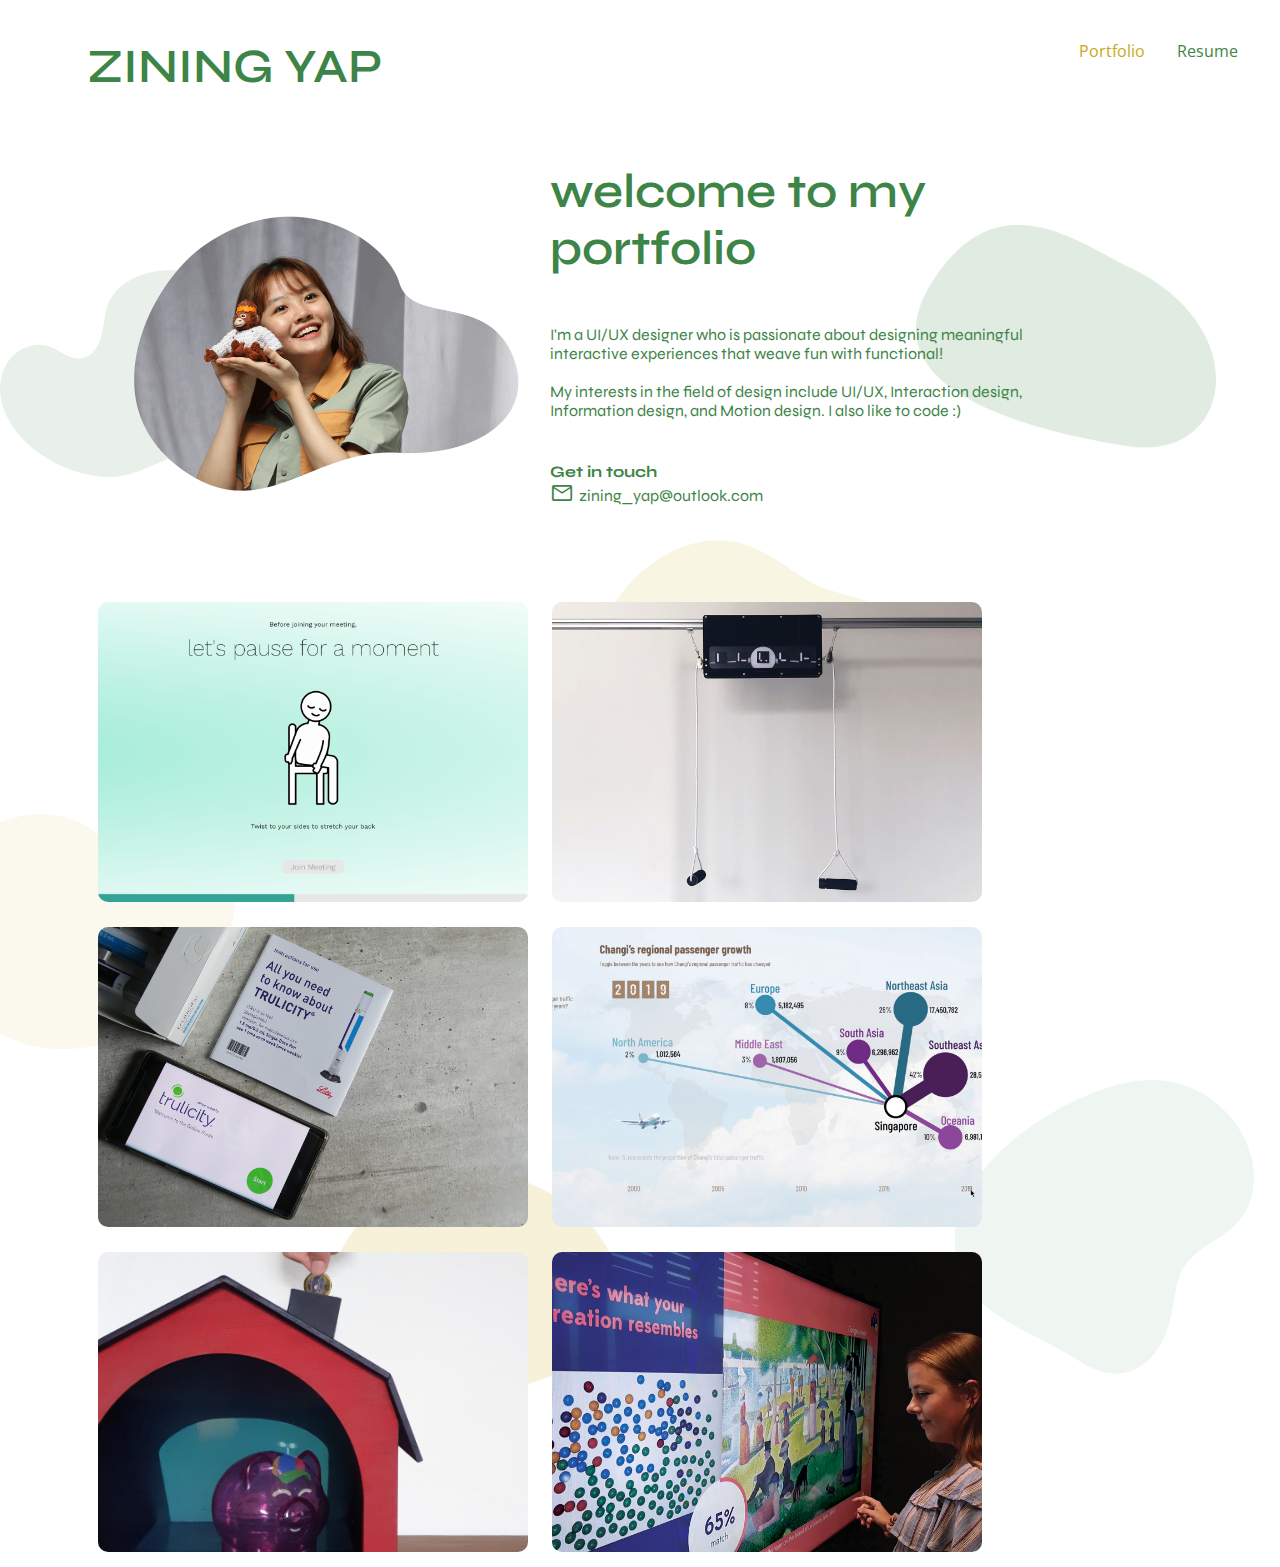
<file: index.html>
<!DOCTYPE html>
<html lang="en">

<head>
  <meta charset="utf-8">
  <title>Portfolio</title>
  <meta name="viewport" content="width=device-width, initial-scale=1" />
  <link rel="stylesheet" type="text/css" href="css/project.css">
  <link rel="stylesheet" type="text/css" href="css/portfolio.css">
  <link
    href="https://fonts.googleapis.com/css2?family=Josefin+Sans:wght@100;300;400;600&family=Open+Sans:wght@300;400;600;700&family=Syne:wght@400;600;700;800&display=swap"
    rel="stylesheet">
    <link rel="stylesheet" href="https://fonts.googleapis.com/css2?family=Material+Symbols+Outlined:opsz,wght,FILL,GRAD@20..48,100..700,0..1,-50..200" />
  <link rel="stylesheet" href="https://cdnjs.cloudflare.com/ajax/libs/font-awesome/4.7.0/css/font-awesome.min.css">
  <script src="script.js"></script>
</head>

<body>
  <section>
<img src="img/g1.png" class="blob" id="g1" data-speed="7">
<img src="img/g2.png" class="blob" id="g2" data-speed="9">
<img src="img/g3.png" class="blob" id="g3" data-speed="5">
<img src="img/y1.png" class="blob" id="y1" data-speed="9">
<img src="img/y2.png" class="blob" id="y2" data-speed="5">
<img src="img/y3.png" class="blob" id="y3" data-speed="2">
</section>  
  <div class="topnav" id="myTopnav">
    <h1 id="name">ZINING YAP</h1>
    <a href="resume.html">Resume</a>
    <a class="active" href="index.html">Portfolio</a>
    <a href="javascript:void(0);" class="icon" onclick="showMenu()">
      <i class="fa fa-bars"></i>
    </a>
    </ul>
  </div>
  <main>
  <div class="main">
    <div class="portrait">
      <img width="400px" class="blob" data-speed="1"src="img/zining.gif">
    </div>
    <div class="about-me blob" data-speed="0.5">
      <h1>welcome to my portfolio</h1>
      <p>I'm a UI/UX designer who is passionate about designing meaningful interactive experiences that weave fun with
        functional!<br><br>My interests in the field of design include UI/UX, Interaction design, Information design, and
        Motion design. I also like to code :)</p>
        <p id="contact-me"><b>Get in touch</b><br><span class="material-symbols-outlined">
          mail
          </span><a id="email" href="mailto:zining_yap@outlook.com">zining_yap@outlook.com</a></p>
    </div>

    <div class="portfolio-gallery">
      <div class="proj-card" data-speed="1">
        <div class="proj-card-name" id="tbrm">
          <p class="proj-type">Thesis Project</p>
          <h1>Transitions between <br>remote meetings</h1>
          <p>UI/UX, Interaction Design, Zoom fatigue</p>
        </div>
        <div class="proj-thumbnail" style="background-image: url('img/TBRM.png');"></div>
      </div>

      <div class="proj-card">
        <div class="proj-card-name" id="track">
          <p class="proj-type">Group Project</p>
          <h1>TRACK</h1>
          <p>DIY, Computer Vision, Elderly Rehabilitation</p>
        </div>
        <div class="proj-thumbnail" style="background-image: url('img/track-1.jpg');"></div>
      </div>

      <div class="proj-card">
        <div class="proj-card-name" id="ifu">
          <p class="proj-type">Solo Project</p>
          <h1>IFU system for Trulicity</h1>
          <p>Instructions for Use, Information Visualization, UI/UX, Medical</p>
        </div>
        <div class="proj-thumbnail" style="background-image: url('img/IFU-1.jpg');"></div>
      </div>

      <div class="proj-card">
        <div class="proj-card-name" id="changi">
          <p class="proj-type">Solo Project</p>
          <h1>Passenger Traffic in Changi</h1>
          <p>Data Visualization, Information Graphics, Dynamic Communication</p>
        </div>
        <div class="proj-thumbnail" style="background-image: url('img/changi-4.jpg');"></div>
      </div>

      <div class="proj-card">
        <div class="proj-card-name" id="piggy">
          <p class="proj-type">Solo Project</p>
          <h1>Space Piggy</h1>
          <p>Mixed reality, Image projection, Animation, Storytelling</p>
        </div>
        <div class="proj-thumbnail" style="background-image: url('img/piggy-1.jpg');"></div>
      </div>

      <div class="proj-card">
        <div class="proj-card-name" id="create">
          <p class="proj-type">Group Project</p>
          <h1>CREATE</h1>
          <p>Tangible User Interface, UI/UX, Art making</p>
        </div>
        <div class="proj-thumbnail" style="background-image: url('img/TUI-2.jpg');"></div>
      </div>

    </div>
  </div>
</main>
  <!-- <script type="text/javascript" src="project.js"></script> -->
  <script type="text/javascript">
    document.addEventListener ("mousemove", parallax);
    function parallax(e) {
this.querySelectorAll('.blob').forEach(blob => {
  const speed = blob.getAttribute('data-speed');

  const x= (window.innerWidth - e.pageX*speed)/100
  const y= (window.innerWidth - e.pageY*speed)/100

  blob.style.transform =  `translateX(${x}px) translateY(${y}px)`


})
    }
  </script>
</body>
</file>
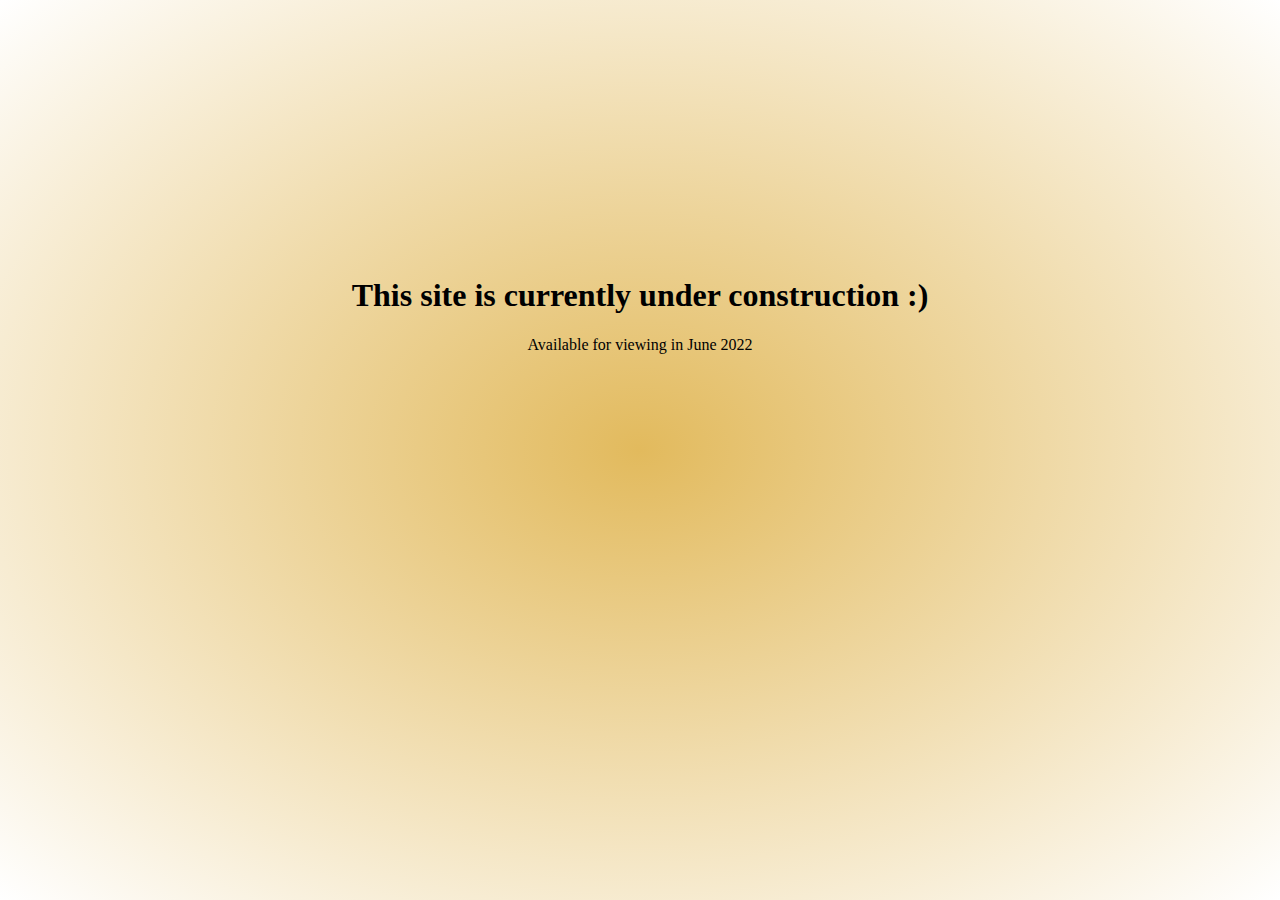
<file: index-construction.html>
<!DOCTYPE html>
<html lang="en">

<head>
    <title>Zi Ning // Portfolio</title>
    <meta name="viewport" content="width=device-width, initial-scale=1" />
    <link rel="stylesheet" type="text/css" href="css/ning.css">
    <link rel="preconnect" href="https://fonts.googleapis.com">
    <link rel="preconnect" href="https://fonts.gstatic.com" crossorigin>
    <link
        href="https://fonts.googleapis.com/css2?family=Josefin+Sans:wght@100;300;400;600&family=Open+Sans:wght@300;400;600;700&family=Syne:wght@400;600;700;800&display=swap"
        rel="stylesheet">
    <script type="text/javascript" src="ning.js"></script>
</head>

<body>
    <div class="main">
        <h1>This site is currently under construction :)</h1>
        <p>Available for viewing in June 2022</p>
    </div>
</body>
</file>
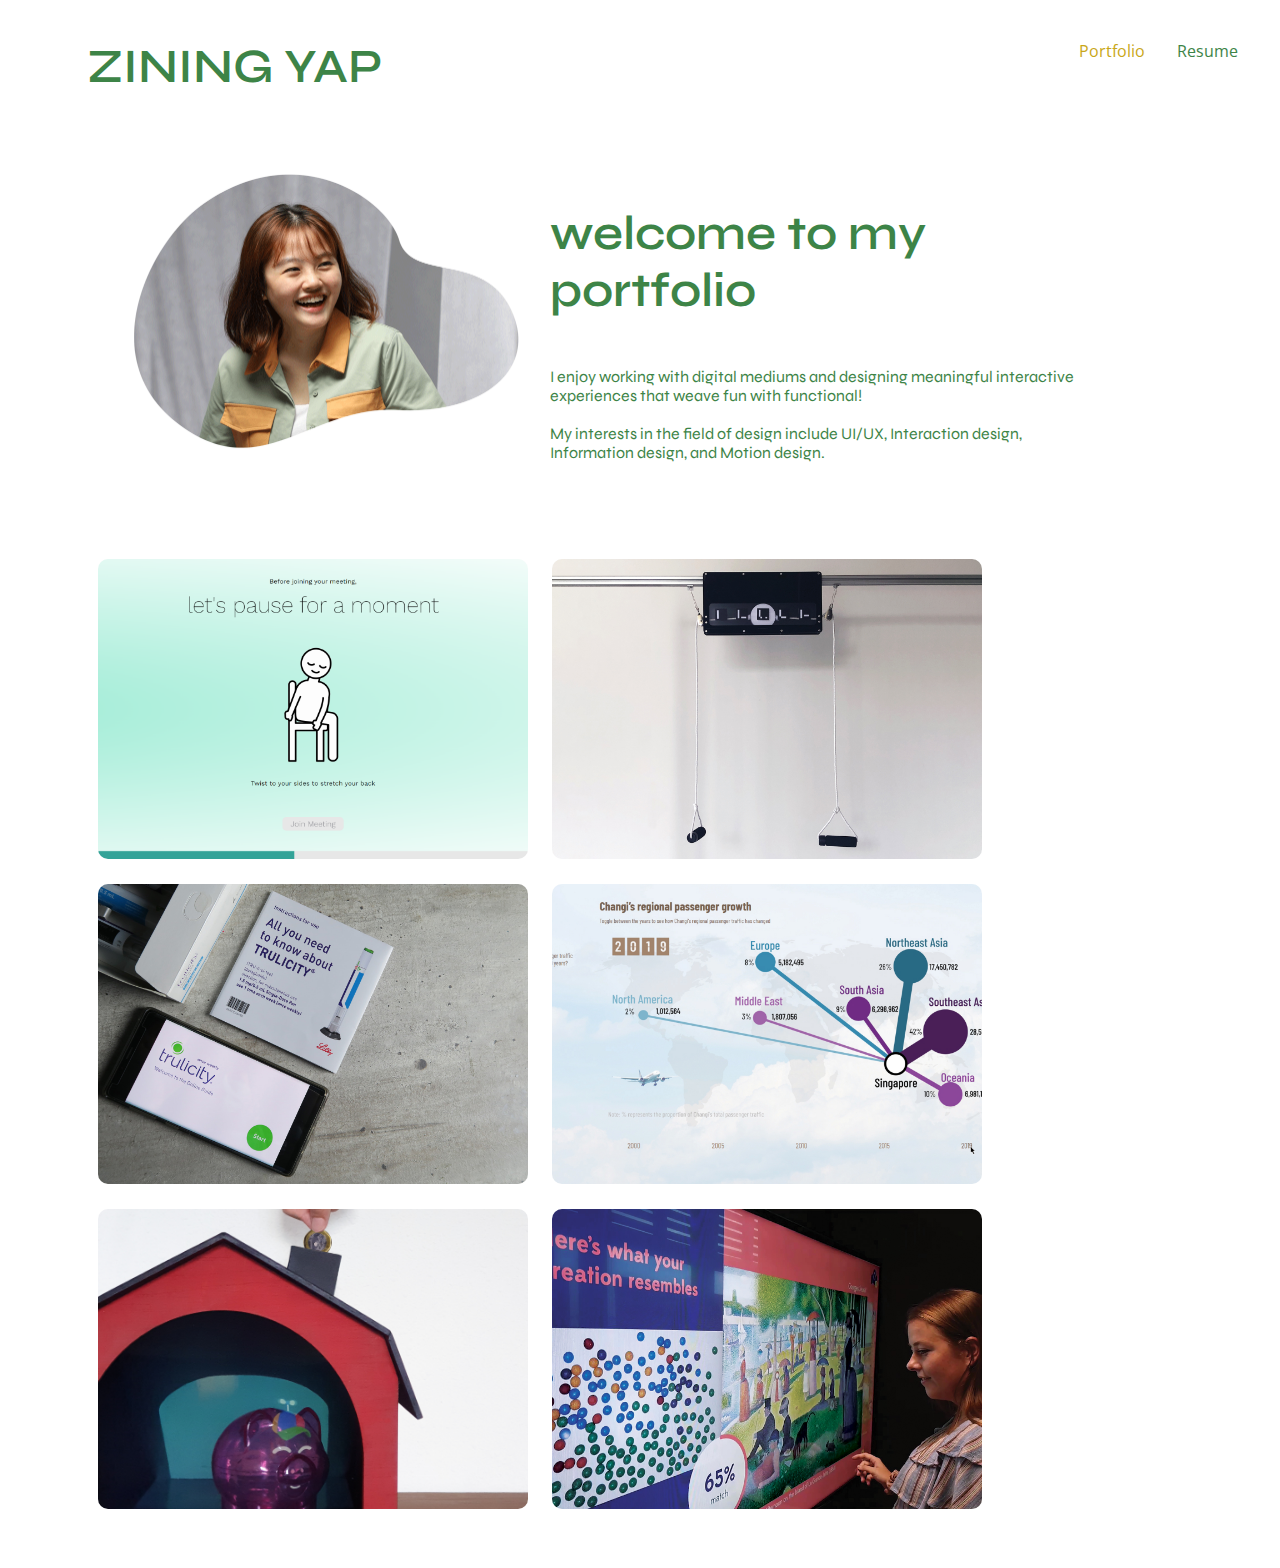
<file: index-plain.html>
<!DOCTYPE html>
<html lang="en">

<head>
  <meta charset="utf-8">
  <title>Portfolio</title>
  <meta name="viewport" content="width=device-width, initial-scale=1" />
  <link rel="stylesheet" type="text/css" href="css/project.css">
  <link rel="stylesheet" type="text/css" href="css/portfolio.css">
  <link
    href="https://fonts.googleapis.com/css2?family=Josefin+Sans:wght@100;300;400;600&family=Open+Sans:wght@300;400;600;700&family=Syne:wght@400;600;700;800&display=swap"
    rel="stylesheet">
  <link rel="stylesheet" href="https://cdnjs.cloudflare.com/ajax/libs/font-awesome/4.7.0/css/font-awesome.min.css">
  <script src="script.js"></script>
</head>

<body>
  <div class="topnav" id="myTopnav">
    <h1 id="name">ZINING YAP</h1>
    <a href="resume.html">Resume</a>
    <a class="active" href="index.html">Portfolio</a>
    <a href="javascript:void(0);" class="icon" onclick="showMenu()">
      <i class="fa fa-bars"></i>
    </a>
    </ul>
  </div>
  <div class="main">
    <div class="portrait">
      <img width="400px" src="img/zining.gif">
    </div>
    <div class="about-me">
      <h1>welcome to my portfolio</h1>
      <p>I enjoy working with digital mediums and designing meaningful interactive experiences that weave fun with
        functional! <br><br>My interests in the field of design include UI/UX, Interaction design, Information design, and
        Motion design.</p>
    </div>

    <div class="portfolio-gallery">
      <div class="proj-card" id="tbrm">
        <div class="proj-card-name">
          <p class="proj-type">Thesis Project</p>
          <h1>Transitions between <br>remote meetings</h1>
          <p>UI/UX, Interaction Design, Zoom fatigue</p>
        </div>
        <div class="proj-thumbnail" style="background-image: url('img/TBRM.png');"></div>
      </div>

      <div class="proj-card">
        <div class="proj-card-name" id="track">
          <p class="proj-type">Group Project</p>
          <h1>TRACK</h1>
          <p>DIY, Computer Vision, Elderly Rehabilitation</p>
        </div>
        <div class="proj-thumbnail" style="background-image: url('img/track-1.jpg');"></div>
      </div>

      <div class="proj-card" id="ifu">
        <div class="proj-card-name">
          <p class="proj-type">Solo Project</p>
          <h1>IFU system for Trulicity</h1>
          <p>Instructions for Use, Information Visualization, UI/UX, Medical</p>
        </div>
        <div class="proj-thumbnail" style="background-image: url('img/IFU-1.jpg');"></div>
      </div>

      <div class="proj-card" id="changi">
        <div class="proj-card-name">
          <p class="proj-type">Solo Project</p>
          <h1>Passenger Traffic in Changi</h1>
          <p>Data Visualization, Information Graphics, Dynamic Communication</p>
        </div>
        <div class="proj-thumbnail" style="background-image: url('img/changi-4.jpg');"></div>
      </div>

      <div class="proj-card">
        <div class="proj-card-name" id="piggy">
          <p class="proj-type">Solo Project</p>
          <h1>Space Piggy</h1>
          <p>Mixed reality, Image projection, Animation, Storytelling</p>
        </div>
        <div class="proj-thumbnail" style="background-image: url('img/piggy-1.jpg');"></div>
      </div>

      <div class="proj-card" id="create">
        <div class="proj-card-name">
          <p class="proj-type">Group Project</p>
          <h1>CREATE</h1>
          <p>Tangible User Interface, UI/UX, Art making</p>
        </div>
        <div class="proj-thumbnail" style="background-image: url('img/TUI-2.jpg');"></div>
      </div>

    </div>
    <br><br>
  </div>
  <!-- <script type="text/javascript" src="project.js"></script> -->
</body>
</file>
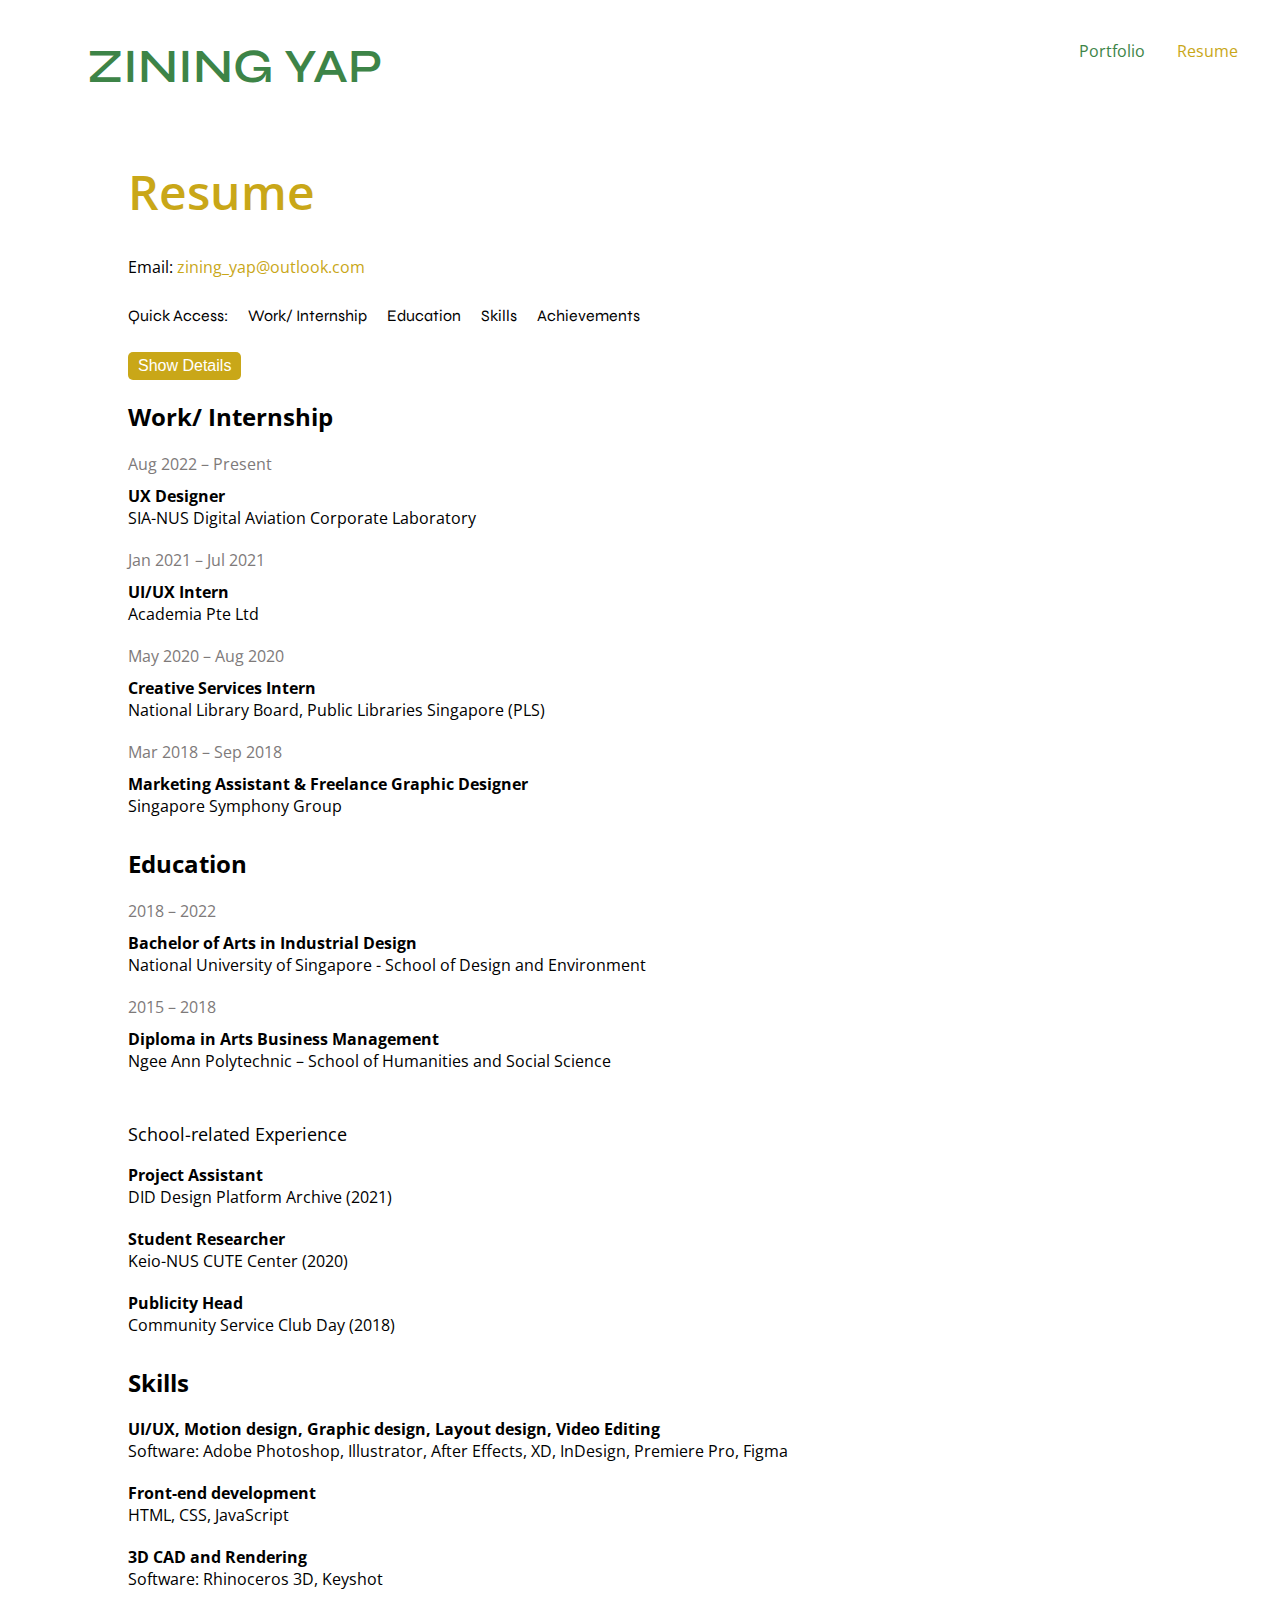
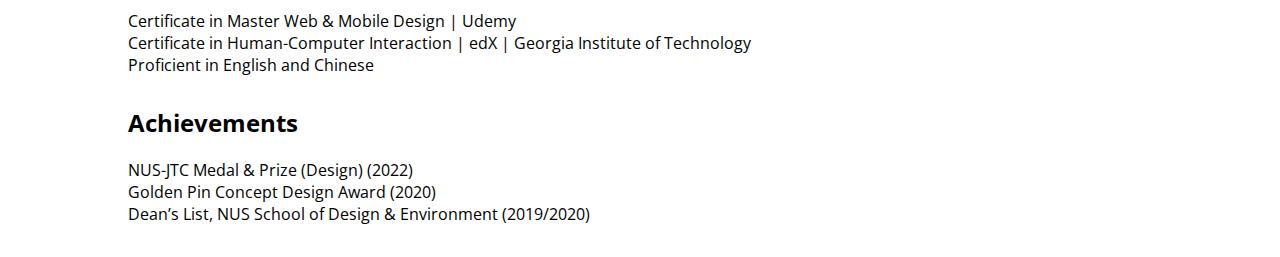
<file: resume.html>
<!DOCTYPE html>
<html lang="en">

<head>
	<meta charset="utf-8">
	<title>Resume | Zi Ning</title>
	<meta name="viewport" content="width=device-width, initial-scale=1" />
	<link rel="stylesheet" type="text/css" href="css/project.css">
	<link rel="preconnect" href="https://fonts.googleapis.com">
	<link rel="preconnect" href="https://fonts.gstatic.com" crossorigin>
	<link
		href="https://fonts.googleapis.com/css2?family=Josefin+Sans:wght@100;300;400;600&family=Open+Sans:wght@300;400;600;700&family=Syne:wght@400;600;700;800&display=swap"
		rel="stylesheet">
	<link rel="stylesheet" href="https://cdnjs.cloudflare.com/ajax/libs/font-awesome/4.7.0/css/font-awesome.min.css">


</head>

<body>
	<div class="topnav" id="myTopnav">
		<h1 id="name">ZINING YAP</h1>
		<a class="active" href="resume.html">Resume</a>
		<a href="index.html">Portfolio</a>
		<a href="javascript:void(0);" class="icon" onclick="showMenu()">
			<i class="fa fa-bars"></i>
		</a>
		</ul>
	</div>
	<div class="welcome-header" id="resume">
		<h1>Resume</h1>
		<p>Email: <a id="email" href="mailto:zining_yap@outlook.com">zining_yap@outlook.com</a></p>
		<p><span class="quicknav">Quick Access:</span><span class="quicknav"><a href="#work-intern">Work/
					Internship</a></span><span class="quicknav"><a href="#education">Education</a></span><span
				class="quicknav"><a href="#skills">Skills</a></span><span class="quicknav"><a
					href="#achieve">Achievements</a></span></p>
		<button id="button" onclick="showDetails()">Show Details</button>
		<div id="resume-content">
			<h2 id="work-intern">Work/ Internship</h2>
			
			<p class="year">Aug 2022 – Present</p>
			<p><b>UX Designer</b></br>SIA-NUS Digital Aviation Corporate Laboratory</p>
			<ul class="detail">
				<li>Organised a behavioural science workshop for SIA business units</li>
				<li>Designed and co-facilitated a design thinking workshop with SIA passengers</li>
				<li>Developed UI/UX concepts for SIA to improve passenger experience</li>
				<li>Presented a trend analysis of 2023 to 160 SIA and NUS employees</li>
			</ul>
			
			<p class="year">Jan 2021 – Jul 2021</p>
			<p><b>UI/UX Intern</b></br>Academia Pte Ltd</p>
			<ul class="detail">
				<li>Created >10 interactive content on their learning management system using HTML, CSS, Javascript</li>
				<li>Developed an FAQ bot on the cloud communications platform</li>
				<li>Catalysed the company’s utilization of customer relationship management (CRM) system</li>
				<li>Planned user flow and rectified UX/UI issues for the website’s customer and e-commerce section</li>
			</ul>
			<p class="year">May 2020 – Aug 2020</p>
			<p><b>Creative Services Intern</b></br>National Library Board, Public Libraries Singapore (PLS)</p>
			<ul class="detail">
				<li>Initiated “Casually Drawn Synopsis” series on PLS Instagram</li>
				<li>Produced 1 engagement campaign “5 Days of Nostalgia” for National Day</li>
				<li>Visual Branding and post-production assistance for “Book It Out” video series on PLS Youtube and
					Facebook</li>
				<li>Designed 2 zoom backgrounds for GoLibrary programmes</li>
			</ul>
			<p class="year">Mar 2018 – Sep 2018</p>
			<p><b>Marketing Assistant & Freelance Graphic Designer</b></br>Singapore Symphony Group</p>
			<ul class="detail">
				<li>Conceptualised and designed standee banners, programme booklet, lanyard, fan for 1 concert and 2
					events</li>
				<li>Designed visuals for digital platforms</li>
				<li>Assisted with marketing campaigns and data entry</li>
				<li>Produced video content for social media</li>
			</ul>
			<h2 id="education">Education</h2>
			<p class="year">2018 – 2022</p>
			<p><b>Bachelor of Arts in Industrial Design</b></br>
				National University of Singapore - School of Design and Environment</p>
			<p class="year">2015 – 2018</p>
			<p><b>Diploma in Arts Business Management</b></br>
				Ngee Ann Polytechnic – School of Humanities and Social Science</p>

			</br>

			<h3>School-related Experience</h3>
			<p><b>Project Assistant </b></br>DID Design Platform Archive (2021)</p>
			<ul class="detail">
				<li>Front end development of archive website</li>
				<li>Compiled 3 years worth of design projects for archive</li>
			</ul>

			<p><b>Student Researcher</b></br>Keio-NUS CUTE Center (2020)</p>
			<ul class="detail">
				<li>Researched and ideated on the gamification of the shoulder pulley exercise for elderly
					rehabilitation</li>
				<li>Prototyped gamification elements using Arduino and Micro:bit</li>
				<li>Modelled shoulder pulley handles using CAD</li>
			</ul>

			<p><b>Publicity Head</b></br>Community Service Club Day (2018)</p>
			<ul class="detail">
				<li>Led a team to publicise and design for the event</li>
				<li>Designed t-shirts, tote bag, banner, on-site decoration</li>
				<li>Managed the event's Facebook and Instagram accounts</li>
			</ul>

			<h2 id="skills">Skills</h2>
			<p><b>UI/UX, Motion design, Graphic design, Layout design, Video Editing</b></br>Software: Adobe Photoshop,
				Illustrator, After Effects, XD, InDesign, Premiere Pro, Figma</p>
			<p><b>Front-end development</b></br>HTML, CSS, JavaScript</p>
			<p><b>3D CAD and Rendering</b><br>Software: Rhinoceros 3D, Keyshot</p>

			<p>Certificate in Master Web & Mobile Design | Udemy </br>Certificate in Human-Computer Interaction | edX | Georgia Institute of Technology</br>Proficient in
				English and Chinese</p>
			<h2 id="achieve">Achievements</h2>
			<p>NUS-JTC Medal & Prize (Design) (2022)</br>Golden Pin Concept Design Award (2020)</br>Dean’s List, NUS School of Design & Environment (2019/2020)
			</p>
			<br>
		</div>
	</div>
	<script type="text/javascript" src="project.js"></script>
</body>
<script>
	function showDetails() {
		var button = document.getElementById("button");
		var details = document.getElementsByClassName("detail");
		if (button.innerHTML == "Show Details") {
			for (let i = 0; i < details.length; i++) {
				details[i].style.display = "block";
			}
			button.innerHTML = "Hide Details";
		} else {
			for (let i = 0; i < details.length; i++) {
				details[i].style.display = "none";
				button.innerHTML = "Show Details";
			}
		}
	}

	document.querySelector("#name").addEventListener("click", () => {
  window.open("https://ziningyap.com/", "_self");
});

</script>
	<script type="text/javascript" src="project.js"></script>

</html>
</file>
<file: css/project.css>
:root {
	--clr-golden: #c9a718;
	--clr-green: #3d8447;
}

* {
	box-sizing: border-box;
	font-size: 16px;
}

body {
	font-family: "Open Sans", sans-serif;
	margin: 0;
	padding: 0;
}

#name {
	float: left;
	padding-left: 5%;
	padding-top: 1%;
	font-family: "Syne", sans-serif;
	color: var(--clr-green);
	margin: 0;
	cursor: pointer;
}

#email {
	text-decoration: none;
	color: var(--clr-golden);
}

#email:hover {
	text-decoration: underline;	
}



@media only screen and (max-width: 800px) {
	div.my-contribution {
		width: 100%;
	}

	div.skills-used {
		width: 100%;
	}

	span.quicknav {
		display: block;
	}

	h1.proj-title{
		font-size: 2.5rem;
	}

	span#caption{
		padding-left: 0;
		display: block;
		margin: 2% 0 5% 0;
	}

}

h1 {
	font-family: "Open Sans", sans-serif;
	font-weight: 600;
	font-size: 3rem;
	color: var(--clr-golden);
}

h2 {
	font-family: "Open Sans", sans-serif;
	font-size: 1.5rem;
}

h3 {
	font-family: "Open Sans", sans-serif;
	font-size: 18px;
	font-weight: 400;
}

p {
	font-family: "Open Sans", sans-serif;
	font-size: 1rem;
	padding-bottom: 10px;
}

#resume {
	position: absolute;
	width: 80%;
	padding-left: 10%;
	padding-top: 3%;
	margin:0;
	animation-name: resumeFade;
	animation-duration: 1.5s;
	animation-timing-function: ease;
}

#resume h1 {
	margin-top: 0;
}

#resume-content p {
	margin: 0;
	margin-top: 10px;
}

#button {
	background-color: var(--clr-golden);
	border: none;
	color: white;
	padding: 5px 10px;
	text-align: center;
	text-decoration: none;
	display: inline-block;
	font-size: 16px;
	cursor: pointer;
	border-radius: 5px;
	transition-duration: 0.5s;
}

#button:hover {
	background-color: #ad8f12;
}

.detail {
	display: none;
	margin-top: 0;
	margin-bottom: 1.5rem;
}

.quicknav {
	display: inline-block;
	margin-top: 0;
	margin-right: 20px;
	font-family: "Syne", sans-serif;
}

.quicknav a {
	text-decoration: none;
	color: black;
}

.quicknav a:hover {
	color: var(--clr-golden);
}

.year {
	color: #7e7a7a;
	padding-bottom: 0px;
}

.noselect {
	-webkit-touch-callout: none;
	/* iOS Safari */
	-webkit-user-select: none;
	/* Safari */
	-khtml-user-select: none;
	/* Konqueror HTML */
	-moz-user-select: none;
	/* Old versions of Firefox */
	-ms-user-select: none;
	/* Internet Explorer/Edge */
	user-select: none;
	/* Non-prefixed version, currently
									supported by Chrome, Edge, Opera and Firefox */
}

.topnav {
	overflow: hidden;
	padding: 2%;
}

.topnav a {
	float: right;
	display: block;
	color: var(--clr-green);
	text-align: center;
	padding: 14px 16px;
	text-decoration: none;
	font-size: 16px;
	border-bottom: 1px solid white;
	background-color: white;
}

.topnav a:hover {
	transition-duration: 0.3s;
	transition-timing-function: ease-in-out;
	border-bottom: 1px solid var(--clr-green);
	;
}

.topnav a.active {
	color: var(--clr-golden);
	border-bottom: 1px solid white;
}

.topnav .icon {
	display: none;
	font-size: 30px;
	color: var(--clr-golden);
}

@media screen and (max-width: 700px) {
	.topnav a {
		display: none;
	}

	.topnav a.icon {
		float: right;
		display: block;
	}

	.hideName {
		display: none;
	}

	div#img {
		height: 300px;
	}

	iframe {
		height: 400px;
	}

}

@media screen and (max-width: 700px) {
	.topnav.responsive {
		position: relative;
	}

	.topnav.responsive .icon {
		position: absolute;
		right: 0;
		top: 0;
	}

	.topnav.responsive a {
		float: none;
		display: block;
		text-align: left;
	}

	.topnav a:hover {
		border-bottom: 1px solid white;
	}
}

.main {
	width: 95%;
	height: 100vh;
	margin-left: 5%;
	margin-top: 10px;
	text-align: left;
	animation-name: fadeIn;
	animation-duration: 1.5s;
	animation-timing-function: ease;
}

@keyframes fadeIn {
	0% {
		opacity: 0%;
		margin-top: 25px;
	}

	100% {
		opacity: 100%;
		margin-top: 10px;
	}
}

@keyframes resumeFade {
	0% {
		opacity: 0%;
		margin-top: 10px;
	}

	100% {
		opacity: 100%;
		margin-top: 0px;
	}
}
  
  /* @keyframes slideShow {
	from {opacity: .2}
	to {opacity: 1}
  } */


  .next-proj {
	  width: 95%;
	  text-align: right;
	  display: block;
  }

  #next-proj-btn, #all-proj-btn {
	  cursor: pointer;
	  color: black;
	  transition: 0.5s ease;
  }

  #next-proj-btn:hover, #all-proj-btn:hover {
	color: var(--clr-golden);
}


.proj-container {
	margin-top: 2%;
}

.proj-content {
	width: min(90%, 650px);
	margin-right: 5%;
	padding-right: 5%;
	display: block;
	float: left;
	padding-bottom: 1rem;

}

.proj-title {
	margin: 0;
	margin-top: 2%;
	line-height: 1;
}

.proj-liner {
	margin: 2% 0;
	color: var(--clr-golden);
}

.proj-collab {
	color: #8F8F8F;
	width: min(100%, 500px);
	margin: 0;
}

.proj-vid {
	width: min(95%, 600px);
	height: 400px;
	margin: 5% 0;
	display: inline-block;
	text-align: center;
}

.proj-vid-label {
	margin:6% 0 2% 0;
	color: var(--clr-golden);
}

.proj-goals {
	padding-bottom: 20px;
	border-bottom: 1px solid var(--clr-golden);
}

.gallery-container {
	margin: 1% 0;
	width: 85%;
}

.caption-container {
	width: min(100%, 1000px);
	display: flex;
	flex-direction: row;
}

#caption {
	font-family: "Open Sans", sans-serif;
	width: 90%;
	padding-left: 2%;
}

#img {
	width: 100%;
	height: 500px;
	background-size: contain;
	text-align: center;
	margin-bottom: 2%;
	background-repeat: no-repeat;
	background-position: left;
	background-color: rgb(255, 255, 255);
	opacity: 1;
}

.add-info {
	width: 80%;
	display: block;
	margin-top: 2%;
}

.my-contribution,
.skills-used {
	width: 330px;
	display: inline-block;
	vertical-align: top;
}


.proj-content h3,
.add-info h3 {
	color: var(--clr-golden);
	font-size: 1rem;
}

.process{
	display: block;
	font-size: 1.5rem;
	margin: 2% 0 0 0;
}

#left,
#right {
	padding-right: 5px;
	transition-duration: 0.3s;
	cursor: pointer;
}

.keyword {
	padding-right: 1rem;
}

iframe {
	width: min(95%, 900px);
	height: 400px;
	border: none;
}
</file>
<file: css/portfolio.css>
*{
    box-sizing: border-box;
}

.about-me, .about-me h1, .about-me p {
width: min(90%, 600px);
font-family: 'Syne', sans-serif;
color: var(--clr-green);
display: inline-block;
}

.about-me {
    margin-left: 5%;
    animation-name: fadeIn;
	animation-duration: 1.5s;
	animation-timing-function: ease;
}

.material-symbols-outlined {
  font-variation-settings:
  'FILL' 0,
  'wght' 300,
  'GRAD' 200,
  'opsz' 40;
  vertical-align: text-bottom;
}

#email {
	text-decoration: none;
	color: var(--clr-green);
    padding: 5px;
}

#email:hover {
	color: var(--clr-golden);
}

.portrait {
    display: inline-block;
    width: min(80%, 300px);
    margin: 2% 5%;
    animation-name: fadeIn;
	animation-duration: 1.5s;
	animation-timing-function: ease;
}

@keyframes fadeIn {
	0% {
		opacity: 0%;
	}

	100% {
		opacity: 100%;
	}
}

.portfolio-gallery{
    width: 100%;
    margin-top: 5%;
    padding-left: 2%;
    animation-name: fadeIn;
	animation-duration: 1.5s;
	animation-timing-function: ease;
}

.proj-card {
    width: min(90%, 430px);
    height: 300px;
    cursor: pointer;
    display:inline-block;
    margin: 10px;
    position: relative;
}
.proj-card h1 {
    margin: 0 0 5px 0;
    color: black;
    font-size: 1.5rem;
}

.proj-type {
    color:var(--clr-green);
}

.proj-card p {
    margin: 0;
    font-size: 12px;
    font-style: italic;
}

.proj-card-name {
    position: absolute;
    bottom:0;
    padding: 3% 6%;
    opacity: 0;
    width: 100%;
    height: 100%;
    transition: .5s ease;
    border-radius: 10px;
    color: black;
    background: rgba(255, 255, 255, 0.9);
}

.proj-card-name:hover {
    opacity: 1;
}

.proj-thumbnail {
    position: absolute;
    width: 100%;
    height: 300px;
    border-radius: 10px;
    background-position: center;
    background-repeat: no-repeat;
    background-size: cover;
    z-index: -999;
}


/* Parallex */

@media only screen and (max-width: 800px) {
    section {
        opacity: 0;
    }
}
section {
    position: absolute;
    width: 100%;
    height: 100vh;
    display: flex;
    justify-content: center;
    align-items: center;
    z-index: -999;
    transition-duration: 0.2s;
}


section img {
    position: absolute;
    width: 300px;
    opacity: 0.2;
    object-fit: cover;
    transition-duration: 0.2s;
}

#g1 {
    top:30%;
    left: 0%;
}

#g2 {
    top:25%;
    right: 5%;
}

#y1 {
    top:60%;
    right: 30%;
}

#y2 {
    top:90%;
    left: -5%;
}

#g3 {
    top:120%;
    right: 2%;
}

#y3 {
    top:130%;
    left: 25%;
}
</file>
<file: css/ning.css>
:root {
  --clr-golden: #c9a718;
  --clr-green: #3d8447;
}

* {
  box-sizing: border-box;
  font-size: 16px;
}

body {
  margin: 0;
  padding: 0;
  background: rgb(255,226,158);
  background: radial-gradient(rgba(226,186,93,1), white);
  height: 100vh;
  width: 100vw;
  font-size: 16px;
  text-align: center;
  color: black;
}

@media screen and (max-width: 600px) {
  div.main h1 {
    font-size: 3rem;
    line-height: 1;
  }


}

.main {
  width: 100%;
  padding-top: 20%;
}

h1 {
  font-size: 2rem;
}
</file>
